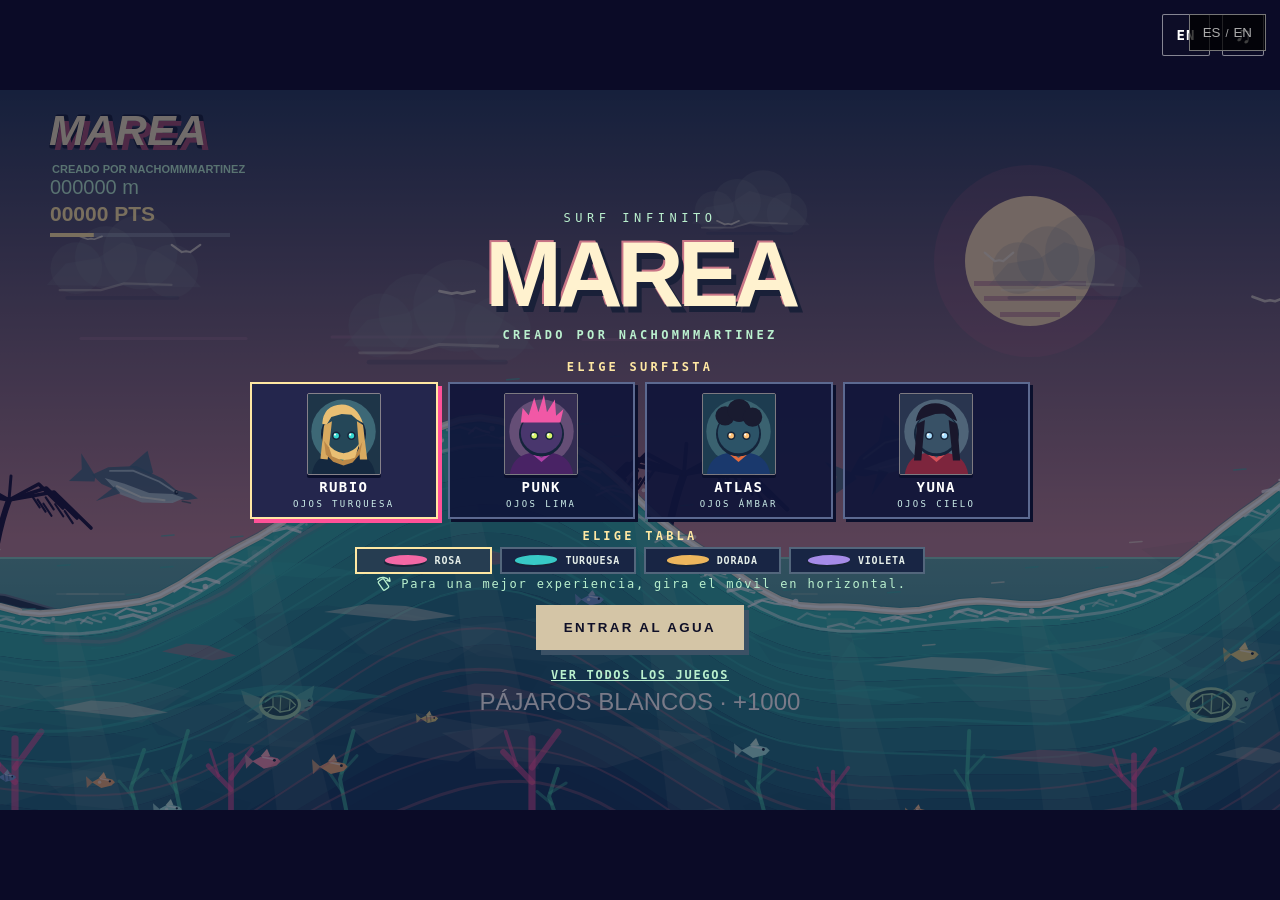
<file: index.html>
<!doctype html>
<html lang="es">
<head>
  <meta charset="utf-8">
  <meta name="viewport" content="width=device-width, initial-scale=1, viewport-fit=cover, user-scalable=no">
  <meta name="theme-color" content="#100d2b">
  <meta name="google-adsense-account" content="ca-pub-1930104529760891">
  <meta name="apple-mobile-web-app-capable" content="yes">
  <meta name="apple-mobile-web-app-status-bar-style" content="black-translucent">
  <meta name="mobile-web-app-capable" content="yes">
  
  <link rel="manifest" href="./manifest.webmanifest">
  <link rel="apple-touch-icon" href="./marea-icon.svg">
  <meta name="description" content="MAREA — juego de surf creado por nachommmartinez.">
  <title>MAREA — surf infinito</title>
  <script async src="https://pagead2.googlesyndication.com/pagead/js/adsbygoogle.js?client=ca-pub-1930104529760891" crossorigin="anonymous"></script>
  <link rel="stylesheet" href="./style.css?v=19">
</head>
<body>
  <main id="game" aria-label="MAREA, juego de surf creado por nachommmartinez">
    <canvas id="screen" width="1280" height="720" aria-label="Ola y surfista"></canvas>
    <div id="start" class="overlay">
      <div class="panel">
        <div class="eyebrow">SURF INFINITO</div>
        <h1>MAREA</h1>
        <div class="byline">CREADO POR NACHOMMMARTINEZ</div>
        <div class="choose-title">ELIGE SURFISTA</div>
        <div class="characters" role="group" aria-label="Elegir surfista">
          <button class="character selected" type="button" data-character="0" aria-pressed="true"><img class="portrait-art" src="./portraits/rubio.svg?v=8" alt="" width="74" height="82"><strong>RUBIO</strong><small>OJOS TURQUESA</small></button>
          <button class="character" type="button" data-character="1" aria-pressed="false"><img class="portrait-art" src="./portraits/punk.svg?v=7" alt="" width="74" height="82"><strong>PUNK</strong><small>OJOS LIMA</small></button>
          <button class="character" type="button" data-character="2" aria-pressed="false"><img class="portrait-art" src="./portraits/atlas.svg?v=7" alt="" width="74" height="82"><strong>ATLAS</strong><small>OJOS ÁMBAR</small></button>
          <button class="character" type="button" data-character="3" aria-pressed="false"><img class="portrait-art" src="./portraits/yuna.svg?v=7" alt="" width="74" height="82"><strong>YUNA</strong><small>OJOS CIELO</small></button>
        </div>
        <div class="choose-title board-title">ELIGE TABLA</div>
        <div class="boards" role="group" aria-label="Elegir tabla">
          <button type="button" data-board="0" aria-pressed="true" aria-label="Tabla rosa"><span class="board-swatch" style="--board:#f368a5"></span><span>ROSA</span></button>
          <button type="button" data-board="1" aria-pressed="false" aria-label="Tabla turquesa"><span class="board-swatch" style="--board:#38c9c6"></span><span>TURQUESA</span></button>
          <button type="button" data-board="2" aria-pressed="false" aria-label="Tabla dorada"><span class="board-swatch" style="--board:#edb65d"></span><span>DORADA</span></button>
          <button type="button" data-board="3" aria-pressed="false" aria-label="Tabla violeta"><span class="board-swatch" style="--board:#a68be8"></span><span>VIOLETA</span></button>
        </div>
        <span class="small rotate-hint"><svg class="rotate-icon" viewBox="0 0 32 32" fill="none" stroke="currentColor" stroke-width="2" stroke-linecap="round" stroke-linejoin="round" aria-hidden="true"><rect x="11" y="8" width="10" height="16" rx="2" transform="rotate(-35 16 16)"/><path d="M7 8a12 12 0 0 1 18 3"/><path d="m25 6 1 5-5-1"/></svg><span>Para una mejor experiencia, gira el móvil en horizontal.</span></span>
        <button id="startButton" type="button">ENTRAR AL AGUA</button>
        <a href="./juegos/?v=rain3" style="display:block;margin:8px auto;color:#baf0ce;font:700 12px monospace;letter-spacing:.14em">VER TODOS LOS JUEGOS</a>
      </div>
    </div>
    <div id="howToPlay" class="overlay hidden" role="dialog" aria-modal="true" aria-labelledby="howToPlayTitle">
      <div class="panel instructions-panel">
        <div class="eyebrow">ANTES DE SURFEAR</div>
        <h2 id="howToPlayTitle">CÓMO JUGAR</h2>
        <p><strong>Toque breve:</strong> salta sobre las rocas.</p>
        <p><strong>Mantén pulsado:</strong> el surfista gira en el aire. Suelta a tiempo para aterrizar el backflip.</p>
        <p class="instructions-extra">También puedes usar <strong>Espacio</strong>. Cada 100 metros ganas puntos; toca pájaros blancos y aterriza backflips para sumar más.</p>
        <button id="playButton" type="button">¡A SURFEAR!</button>
      </div>
    </div>
    <div id="gameOver" class="overlay hidden" role="dialog" aria-modal="true" aria-labelledby="gameOverTitle">
      <div class="panel scores-panel">
        <div class="eyebrow">FIN DE LA OLA</div>
        <h2 id="gameOverTitle">RÉCORDS</h2>
        <p id="finalScore"></p>
        <form id="scoreForm" class="score-form hidden">
          <label for="initials">TUS INICIALES · 3 LETRAS</label>
          <div><input id="initials" type="text" minlength="3" maxlength="3" pattern="[A-Za-z]{3}" autocomplete="off" autocapitalize="characters" spellcheck="false" required aria-label="Tres iniciales"><button type="submit">GUARDAR</button></div>
          <p id="scoreSaveStatus" class="score-save-status" role="status" aria-live="polite"></p>
        </form>
        <div class="score-saved-message hidden" id="scoreSavedMessage" role="status"></div>
        <ol id="highscores" aria-label="Diez mejores puntuaciones"></ol>
        <button id="replayButton" type="button">OTRA OLA</button>
        <button id="changeCharacterButton" type="button">CAMBIAR SURFISTA</button>
      </div>
    </div>
    <button id="fullscreenButton" class="fullscreen-button hidden" type="button" aria-label="Activar pantalla completa">⛶ PANTALLA COMPLETA</button>
    <button id="languageButton" class="language-button" type="button" aria-label="Switch to English">EN</button>
    <button id="soundButton" class="sound" type="button" aria-label="Silenciar música">♫</button>
    <div id="fullscreenTip" class="fullscreen-tip hidden" role="status"></div>
  </main>
  <audio id="music" src="./audio/marea_ambient.ogg" preload="auto" loop></audio>
  <audio id="musicNight" src="./audio/marea_noche.ogg" preload="auto" loop></audio>
  <audio id="musicStorm" src="./audio/marea_tormenta.ogg" preload="auto" loop></audio>
  <script src="./i18n.js?v=1" defer></script>
  <script src="./game.js?v=41" defer></script>
<style id="global-lang-style">#global-lang{position:fixed;top:14px;right:14px;z-index:99999;background:rgba(0,0,0,.75);border:1px solid #777;padding:5px 8px;font:11px Arial,sans-serif;color:#aaa}#global-lang button{border:0;background:transparent;color:#aaa;padding:5px;cursor:pointer}#global-lang button.active{color:#fff;text-decoration:underline}#google_translate_element{position:fixed;left:-9999px;top:-9999px}body{top:0!important}</style><div id="global-lang"><button data-lang="es">ES</button>/<button data-lang="en">EN</button></div><div id="google_translate_element"></div><script id="global-lang-js">(function(){const K="site-lang";function a(l){localStorage.setItem(K,l);document.documentElement.lang=l;document.querySelectorAll("#global-lang button").forEach(b=>b.classList.toggle("active",b.dataset.lang===l));const g=()=>{const s=document.querySelector(".goog-te-combo");if(!s)return false;s.value=l==="es"?"":l;s.dispatchEvent(new Event("change",{bubbles:true}));return true};if(!g()){let n=0,t=setInterval(()=>{if(g()||++n>40)clearInterval(t)},250)}}window.googleTranslateElementInit=()=>{new google.translate.TranslateElement({pageLanguage:"es",includedLanguages:"es,en",autoDisplay:false},"google_translate_element");setTimeout(()=>a(localStorage.getItem(K)||"es"),300)};document.querySelectorAll("#global-lang button").forEach(b=>b.onclick=()=>a(b.dataset.lang));})();</script><script src="https://translate.google.com/translate_a/element.js?cb=googleTranslateElementInit"></script></body>
</html>
</file>
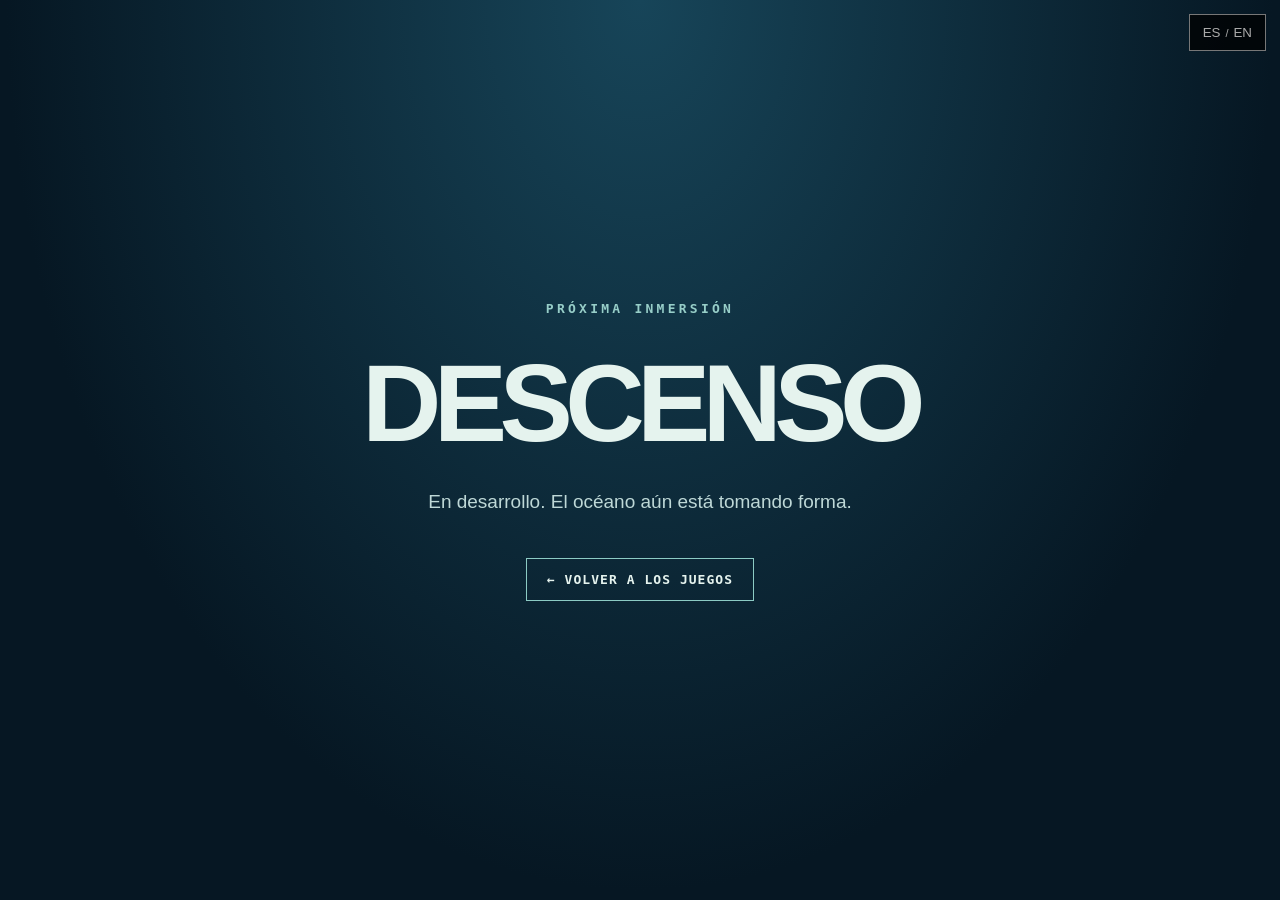
<file: descenso/index.html>
<!doctype html><html lang="es"><head><meta charset="utf-8"><meta name="viewport" content="width=device-width,initial-scale=1"><meta name="theme-color" content="#061723"><title>Descenso — en desarrollo</title><style>*{box-sizing:border-box}body{margin:0;min-height:100dvh;display:grid;place-items:center;background:radial-gradient(ellipse at top,#174559,#061723 70%);color:#e5f3ee;font-family:Arial,sans-serif;text-align:center;padding:24px}main{max-width:560px}small{font:700 13px monospace;letter-spacing:.25em;color:#97cec8}h1{font-size:clamp(58px,14vw,110px);letter-spacing:-.07em;margin:22px 0}p{font-size:19px;color:#bed8d7;line-height:1.5}a{display:inline-block;color:#e5f3ee;border:1px solid #8ccbc4;text-decoration:none;padding:13px 20px;margin-top:22px;font:700 13px monospace;letter-spacing:.08em}</style></head><body><main><small>PRÓXIMA INMERSIÓN</small><h1>DESCENSO</h1><p>En desarrollo. El océano aún está tomando forma.</p><a href="../juegos/">← VOLVER A LOS JUEGOS</a></main><style id="global-lang-style">#global-lang{position:fixed;top:14px;right:14px;z-index:99999;background:rgba(0,0,0,.75);border:1px solid #777;padding:5px 8px;font:11px Arial,sans-serif;color:#aaa}#global-lang button{border:0;background:transparent;color:#aaa;padding:5px;cursor:pointer}#global-lang button.active{color:#fff;text-decoration:underline}#google_translate_element{position:fixed;left:-9999px;top:-9999px}body{top:0!important}</style><div id="global-lang"><button data-lang="es">ES</button>/<button data-lang="en">EN</button></div><div id="google_translate_element"></div><script id="global-lang-js">(function(){const K="site-lang";function a(l){localStorage.setItem(K,l);document.documentElement.lang=l;document.querySelectorAll("#global-lang button").forEach(b=>b.classList.toggle("active",b.dataset.lang===l));const g=()=>{const s=document.querySelector(".goog-te-combo");if(!s)return false;s.value=l==="es"?"":l;s.dispatchEvent(new Event("change",{bubbles:true}));return true};if(!g()){let n=0,t=setInterval(()=>{if(g()||++n>40)clearInterval(t)},250)}}window.googleTranslateElementInit=()=>{new google.translate.TranslateElement({pageLanguage:"es",includedLanguages:"es,en",autoDisplay:false},"google_translate_element");setTimeout(()=>a(localStorage.getItem(K)||"es"),300)};document.querySelectorAll("#global-lang button").forEach(b=>b.onclick=()=>a(b.dataset.lang));})();</script><script src="https://translate.google.com/translate_a/element.js?cb=googleTranslateElementInit"></script></body></html>
</file>
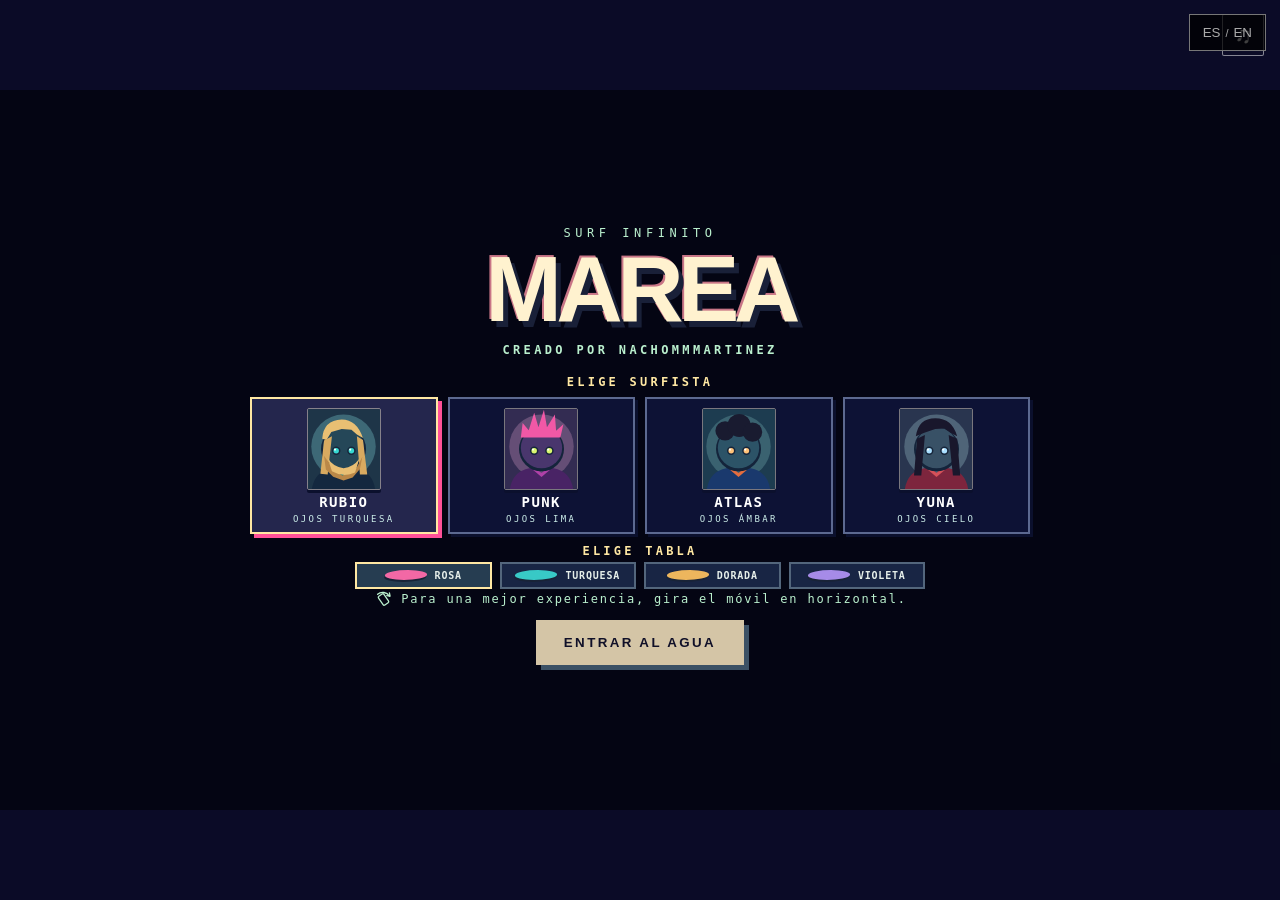
<file: marea/index.html>
<!doctype html>
<html lang="es">
<head>
  <base href="../">
  <meta charset="utf-8">
  <meta name="viewport" content="width=device-width, initial-scale=1, viewport-fit=cover, user-scalable=no">
  <meta name="theme-color" content="#100d2b">
  <meta name="apple-mobile-web-app-capable" content="yes">
  <meta name="apple-mobile-web-app-status-bar-style" content="black-translucent">
  <meta name="mobile-web-app-capable" content="yes">
  
  <link rel="apple-touch-icon" href="./marea-icon.svg">
  <meta name="description" content="MAREA — juego de surf creado por nachommmartinez.">
  <title>MAREA — surf infinito</title>
  <link rel="stylesheet" href="./style.css?v=18">
</head>
<body>
  <main id="game" aria-label="MAREA, juego de surf creado por nachommmartinez">
    <canvas id="screen" width="1280" height="720" aria-label="Ola y surfista"></canvas>
    <div id="start" class="overlay">
      <div class="panel">
        <div class="eyebrow">SURF INFINITO</div>
        <h1>MAREA</h1>
        <div class="byline">CREADO POR NACHOMMMARTINEZ</div>
        <div class="choose-title">ELIGE SURFISTA</div>
        <div class="characters" role="group" aria-label="Elegir surfista">
          <button class="character selected" type="button" data-character="0" aria-pressed="true"><img class="portrait-art" src="./portraits/rubio.svg?v=8" alt="" width="74" height="82"><strong>RUBIO</strong><small>OJOS TURQUESA</small></button>
          <button class="character" type="button" data-character="1" aria-pressed="false"><img class="portrait-art" src="./portraits/punk.svg?v=7" alt="" width="74" height="82"><strong>PUNK</strong><small>OJOS LIMA</small></button>
          <button class="character" type="button" data-character="2" aria-pressed="false"><img class="portrait-art" src="./portraits/atlas.svg?v=7" alt="" width="74" height="82"><strong>ATLAS</strong><small>OJOS ÁMBAR</small></button>
          <button class="character" type="button" data-character="3" aria-pressed="false"><img class="portrait-art" src="./portraits/yuna.svg?v=7" alt="" width="74" height="82"><strong>YUNA</strong><small>OJOS CIELO</small></button>
        </div>
        <div class="choose-title board-title">ELIGE TABLA</div>
        <div class="boards" role="group" aria-label="Elegir tabla">
          <button type="button" data-board="0" aria-pressed="true" aria-label="Tabla rosa"><span class="board-swatch" style="--board:#f368a5"></span><span>ROSA</span></button>
          <button type="button" data-board="1" aria-pressed="false" aria-label="Tabla turquesa"><span class="board-swatch" style="--board:#38c9c6"></span><span>TURQUESA</span></button>
          <button type="button" data-board="2" aria-pressed="false" aria-label="Tabla dorada"><span class="board-swatch" style="--board:#edb65d"></span><span>DORADA</span></button>
          <button type="button" data-board="3" aria-pressed="false" aria-label="Tabla violeta"><span class="board-swatch" style="--board:#a68be8"></span><span>VIOLETA</span></button>
        </div>
        <span class="small rotate-hint"><svg class="rotate-icon" viewBox="0 0 32 32" fill="none" stroke="currentColor" stroke-width="2" stroke-linecap="round" stroke-linejoin="round" aria-hidden="true"><rect x="11" y="8" width="10" height="16" rx="2" transform="rotate(-35 16 16)"/><path d="M7 8a12 12 0 0 1 18 3"/><path d="m25 6 1 5-5-1"/></svg><span>Para una mejor experiencia, gira el móvil en horizontal.</span></span>
        <button id="startButton" type="button">ENTRAR AL AGUA</button>
      </div>
    </div>
    <div id="howToPlay" class="overlay hidden" role="dialog" aria-modal="true" aria-labelledby="howToPlayTitle">
      <div class="panel instructions-panel">
        <div class="eyebrow">ANTES DE SURFEAR</div>
        <h2 id="howToPlayTitle">CÓMO JUGAR</h2>
        <p><strong>Toque breve:</strong> salta sobre las rocas.</p>
        <p><strong>Mantén pulsado:</strong> el surfista gira en el aire. Suelta a tiempo para aterrizar el backflip.</p>
        <p class="instructions-extra">También puedes usar <strong>Espacio</strong>. Cada 100 metros ganas puntos; toca pájaros blancos y aterriza backflips para sumar más.</p>
        <button id="playButton" type="button">¡A SURFEAR!</button>
      </div>
    </div>
    <div id="gameOver" class="overlay hidden" role="dialog" aria-modal="true" aria-labelledby="gameOverTitle">
      <div class="panel scores-panel">
        <div class="eyebrow">FIN DE LA OLA</div>
        <h2 id="gameOverTitle">RÉCORDS</h2>
        <p id="finalScore"></p>
        <form id="scoreForm" class="score-form hidden">
          <label for="initials">TUS INICIALES · 3 LETRAS</label>
          <div><input id="initials" type="text" minlength="3" maxlength="3" pattern="[A-Za-z]{3}" autocomplete="off" autocapitalize="characters" spellcheck="false" required aria-label="Tres iniciales"><button type="submit">GUARDAR</button></div>
          <p id="scoreSaveStatus" class="score-save-status" role="status" aria-live="polite"></p>
        </form>
        <div class="score-saved-message hidden" id="scoreSavedMessage" role="status"></div>
        <ol id="highscores" aria-label="Diez mejores puntuaciones"></ol>
        <button id="replayButton" type="button">OTRA OLA</button>
        <button id="changeCharacterButton" type="button">CAMBIAR SURFISTA</button>
      </div>
    </div>
    <button id="fullscreenButton" class="fullscreen-button hidden" type="button" aria-label="Activar pantalla completa">⛶ PANTALLA COMPLETA</button>
    <button id="soundButton" class="sound" type="button" aria-label="Silenciar música">♫</button>
    <div id="fullscreenTip" class="fullscreen-tip hidden" role="status"></div>
  </main>
  <audio id="music" src="./audio/marea_ambient.ogg" preload="auto" loop></audio>
  <audio id="musicNight" src="./audio/marea_noche.ogg" preload="auto" loop></audio>
  <audio id="musicStorm" src="./audio/marea_tormenta.ogg" preload="auto" loop></audio>
  <script src="./game.js?v=40" defer></script>
<style id="global-lang-style">#global-lang{position:fixed;top:14px;right:14px;z-index:99999;background:rgba(0,0,0,.75);border:1px solid #777;padding:5px 8px;font:11px Arial,sans-serif;color:#aaa}#global-lang button{border:0;background:transparent;color:#aaa;padding:5px;cursor:pointer}#global-lang button.active{color:#fff;text-decoration:underline}#google_translate_element{position:fixed;left:-9999px;top:-9999px}body{top:0!important}</style><div id="global-lang"><button data-lang="es">ES</button>/<button data-lang="en">EN</button></div><div id="google_translate_element"></div><script id="global-lang-js">(function(){const K="site-lang";function a(l){localStorage.setItem(K,l);document.documentElement.lang=l;document.querySelectorAll("#global-lang button").forEach(b=>b.classList.toggle("active",b.dataset.lang===l));const g=()=>{const s=document.querySelector(".goog-te-combo");if(!s)return false;s.value=l==="es"?"":l;s.dispatchEvent(new Event("change",{bubbles:true}));return true};if(!g()){let n=0,t=setInterval(()=>{if(g()||++n>40)clearInterval(t)},250)}}window.googleTranslateElementInit=()=>{new google.translate.TranslateElement({pageLanguage:"es",includedLanguages:"es,en",autoDisplay:false},"google_translate_element");setTimeout(()=>a(localStorage.getItem(K)||"es"),300)};document.querySelectorAll("#global-lang button").forEach(b=>b.onclick=()=>a(b.dataset.lang));})();</script><script src="https://translate.google.com/translate_a/element.js?cb=googleTranslateElementInit"></script></body>
</html>
</file>
<file: style.css>
*{box-sizing:border-box}html,body{margin:0;width:100%;height:100%;overflow:hidden;background:#100d2b;color:#fff;font-family:Arial,Helvetica,sans-serif}#game{position:relative;width:100%;height:100%;display:flex;align-items:center;justify-content:center;overflow:hidden;touch-action:none}canvas{display:block;width:min(100vw,177.7778vh);height:min(100vh,56.25vw);max-width:100%;max-height:100%;touch-action:none}button{cursor:pointer}.overlay{position:absolute;inset:0;display:grid;place-items:center;background:rgba(9,9,32,.47);backdrop-filter:blur(5px);z-index:2;text-align:center}.overlay.hidden{display:none}.panel{padding:26px;max-width:min(94vw,900px)}.eyebrow{font-size:12px;letter-spacing:.38em;color:#baf0ce}.panel h1{font-size:clamp(60px,10vw,110px);line-height:1;margin:10px 0 16px;font-style:italic;letter-spacing:.015em;color:#fff2cf;text-shadow:4px 4px 0 #ff5198,-2px -2px 0 #28cfc8}.panel p{font-size:clamp(14px,2vw,18px);line-height:1.55;color:#f7dbef}.panel button{margin:16px 0;background:#28cfc8;color:#101028;border:0;padding:15px 28px;font-weight:900;letter-spacing:.18em;box-shadow:5px 5px 0 #ff5198}.panel button:hover,.panel button:focus-visible{background:#fff2cf;outline:2px solid #fff}.small{display:block;color:#baf0ce;font-size:12px;letter-spacing:.15em}
.rotate-hint{display:flex;align-items:center;justify-content:center;gap:7px;line-height:1.35}
.rotate-icon{width:21px;height:21px;flex:none}.sound{position:absolute;z-index:3;right:max(16px,env(safe-area-inset-right));top:max(14px,env(safe-area-inset-top));width:42px;height:42px;border:1px solid rgba(255,255,255,.5);border-radius:50%;background:rgba(16,16,40,.4);color:#fff;font-size:23px}.sound.muted{opacity:.55}#rotate{display:none;position:absolute;inset:0;z-index:4;background:#100d2b;place-items:center;text-align:center;padding:30px;font-size:20px;color:#fff2cf}@media (orientation:portrait) and (max-width:800px){#rotate{display:grid}}
html,body{font-family:monospace}canvas{image-rendering:auto}.overlay{backdrop-filter:none;background:rgba(9,9,32,.68)}.panel h1{font-family:monospace;font-style:normal;letter-spacing:-.07em;text-shadow:5px 5px 0 #ff5198,-3px -3px 0 #28cfc8}.panel button,.score-form input{border-radius:0}.sound{border-radius:0}.scores-panel h2{font-family:monospace;font-style:normal}
.overlay{background:rgba(8,12,30,.48);backdrop-filter:blur(3px)}.panel h1{font-family:Arial Black,Impact,sans-serif;font-style:italic;letter-spacing:-.04em;text-shadow:5px 6px 0 #192038,-2px -2px 0 #c87586}.panel .character{background:linear-gradient(145deg,rgba(20,31,53,.95),rgba(43,53,72,.9));border:1px solid #8795a2;box-shadow:4px 5px 0 #11182d;transform:skewX(-2deg)}.panel .character.selected,.panel .character[aria-pressed=true]{border-color:#f1dfbf;box-shadow:4px 5px 0 #bf5e78}.panel #startButton{background:#d4c5a6;box-shadow:5px 5px 0 #3b5165}.panel #startButton:hover{background:#f5e6c9}.sound{border-radius:2px}.scores-panel h2{font-family:Arial Black,Impact,sans-serif;font-style:italic}
.overlay{background:rgba(8,11,36,.54);backdrop-filter:blur(2px)}.panel{max-height:100vh;overflow:auto}.panel h1{font-size:clamp(48px,8vw,92px);margin:3px 0 8px;letter-spacing:-.06em}.choose-title{font:bold 12px monospace;letter-spacing:.27em;color:#ffe8a3;margin:8px 0}.characters{display:grid;grid-template-columns:repeat(4,minmax(0,1fr));gap:10px;width:min(780px,90vw);margin:auto}.panel .character{display:flex;flex-direction:column;align-items:center;gap:4px;margin:0;padding:9px 5px 8px;min-width:0;background:rgba(15,21,57,.9);border:2px solid #5c6990;box-shadow:3px 3px 0 #0b102d;color:#fff}.panel .character.selected,.panel .character[aria-pressed=true]{border-color:#ffe8a3;background:#24264d;box-shadow:4px 4px 0 #ff5198}.character strong{font:900 14px monospace;letter-spacing:.1em}.character small{font:9px monospace;white-space:nowrap;color:#cdeeea}.portrait-art{display:block;width:74px;height:82px;object-fit:cover;border:1px solid rgba(241,230,204,.48);border-radius:2px;box-shadow:0 4px 12px rgba(8,15,30,.35)}.panel p{margin:13px 0 4px}.panel #startButton{margin:10px 0}.scores-panel #changeCharacterButton{background:#252e57;color:#fff;border:1px solid #6b84a2;box-shadow:3px 3px 0 #161532;margin-left:12px}@media(max-width:600px){.characters{gap:4px;width:94vw}.panel .character{padding:5px 1px}.portrait-art{width:50px;height:56px}.character strong{font-size:11px}.character small{font-size:7px}.panel p{font-size:13px}}

.byline{font-size:12px;letter-spacing:.28em;color:#baf0ce;font-weight:700;margin:0 0 18px}
.hidden{display:none!important}#gameOver{z-index:5;background:rgba(7,8,29,.82);backdrop-filter:blur(8px)}.scores-panel{width:min(92vw,460px);max-height:92vh;overflow:auto;padding:16px 24px}.scores-panel h2{font-size:clamp(30px,5vw,48px);font-style:italic;color:#fff2cf;text-shadow:3px 3px 0 #ff5198;margin:6px 0}.scores-panel p{margin:5px 0 14px}.score-form label{display:block;color:#baf0ce;font-size:12px;letter-spacing:.16em;margin-bottom:8px}.score-form>div{display:flex;justify-content:center;align-items:center;gap:10px}.score-form input{width:105px;padding:10px;background:#fff2cf;color:#101028;border:2px solid #28cfc8;text-align:center;font:bold 23px monospace;text-transform:uppercase;letter-spacing:.2em}.score-form button,.scores-panel #replayButton{margin:5px 0;padding:12px 18px}.scores-panel ol{list-style:none;counter-reset:rank;padding:0;margin:14px auto;max-width:340px;display:grid;grid-template-columns:1fr 1fr;gap:5px 16px;text-align:left}.scores-panel li{counter-increment:rank;display:flex;justify-content:space-between;gap:8px;border-bottom:1px solid rgba(186,240,206,.25);font:16px monospace;color:#fff2cf;padding:3px 0}.scores-panel li::before{content:counter(rank,decimal-leading-zero);color:#28cfc8}.scores-panel li.new{color:#ff8fbe}.scores-panel li span:first-child{font-weight:bold}.scores-panel li.empty{color:rgba(255,255,255,.3)}@media(max-width:600px){.scores-panel{padding:12px}.scores-panel ol{gap:3px 10px}.scores-panel li{font-size:13px}}

/* Crisp interface and unobscured silhouettes. */
.overlay,#gameOver{backdrop-filter:none}.panel h1,.scores-panel h2{font-style:normal}.panel .character{transform:none}.portrait-art{box-shadow:0 3px 0 #0b102d}

.board-title{margin:10px 0 4px}.boards{display:grid;grid-template-columns:repeat(4,1fr);gap:8px;width:min(570px,88vw);margin:auto}.boards button{display:flex;align-items:center;justify-content:center;gap:8px;margin:0;padding:6px 8px;background:#182544;color:#e5eee9;border:2px solid #53667c;box-shadow:none;font:700 10px monospace;letter-spacing:.08em}.boards button.selected,.boards button[aria-pressed=true]{border-color:#ffe8a3;background:#263d51}.board-swatch{display:block;width:42px;height:10px;background:var(--board);border-radius:50%;transform:skewX(-22deg);box-shadow:0 2px 0 #182337}@media(max-width:600px){.boards{gap:3px;width:94vw}.boards button{padding:5px 2px;gap:3px;font-size:7px}.board-swatch{width:23px;height:7px}}

/* Mobile fullscreen and standalone app safe areas. */
html,body,#game{height:100dvh}#game:fullscreen,#game:-webkit-full-screen{width:100vw;height:100dvh;background:#100d2b}#game:fullscreen canvas,#game:-webkit-full-screen canvas{width:min(100vw,177.7778dvh);height:min(100dvh,56.25vw)}.fullscreen-tip{position:absolute;bottom:max(20px,env(safe-area-inset-bottom));left:50%;transform:translateX(-50%);z-index:6;width:min(92vw,520px);padding:12px 16px;background:#14283f;color:#fff2cf;text-align:center;border:1px solid #baf0ce;font:13px/1.4 Arial,sans-serif;pointer-events:none}
.fullscreen-button{position:absolute;left:max(14px,env(safe-area-inset-left));bottom:max(16px,env(safe-area-inset-bottom));z-index:6;border:1px solid #baf0ce;background:rgba(16,27,57,.88);color:#fff2cf;padding:10px 13px;font:bold 11px monospace;letter-spacing:.08em}.fullscreen-button:focus-visible{outline:2px solid #fff}.fullscreen-tip{bottom:max(68px,calc(env(safe-area-inset-bottom) + 58px));}

/* Portrait game view: crop the wide world around the surfer without stretching it. */
@media (orientation:portrait) and (max-width:800px){#rotate{display:none}#game{display:block}canvas{position:absolute;top:0;left:calc(22vw - 54.166667dvh);width:177.777778dvh;height:100dvh;max-width:none;max-height:none}.overlay{inset:0}.panel{max-height:calc(100dvh - 20px);padding:12px 10px}.panel h1{font-size:clamp(48px,14vw,72px)}.byline{margin-bottom:9px}.characters{width:96vw}.boards{width:96vw}.panel p{font-size:12px;line-height:1.35}.fullscreen-button{left:auto;right:max(12px,env(safe-area-inset-right));bottom:max(12px,env(safe-area-inset-bottom))}}

/* Intro controls dialog. */
#howToPlay{z-index:5;background:rgba(7,8,29,.82)}
.instructions-panel{width:min(92vw,480px);padding:25px;background:#14283f;border:2px solid #baf0ce;box-shadow:7px 7px 0 #ff5198;text-align:left}
.instructions-panel h2{margin:8px 0 18px;color:#fff2cf;font:900 clamp(28px,5vw,42px) Arial Black,Impact,sans-serif;letter-spacing:.03em}
.instructions-panel p{margin:12px 0;font-size:clamp(14px,2vw,17px);line-height:1.45}
.instructions-panel strong{color:#baf0ce}
.instructions-panel .instructions-extra{font-size:13px;color:#c9d9e2}
.instructions-panel #playButton{display:block;margin:23px auto 0}

.score-form .score-save-status{min-height:1.2em;margin:6px 0 0;color:#ffd5df;font:12px/1.35 Arial,sans-serif;letter-spacing:0}
.score-saved-message{margin:8px 0;color:#baf0ce;font:bold 12px/1.4 monospace;letter-spacing:.08em}

.language-button{position:absolute;z-index:3;right:70px;top:max(14px,env(safe-area-inset-top));height:42px;min-width:48px;padding:0 8px;border:1px solid rgba(255,255,255,.5);border-radius:2px;background:rgba(16,16,40,.66);color:#fff;font:700 14px monospace;letter-spacing:.08em}.language-button:hover,.language-button:focus-visible{background:#28cfc8;color:#101028;outline:2px solid #fff}
</file>
